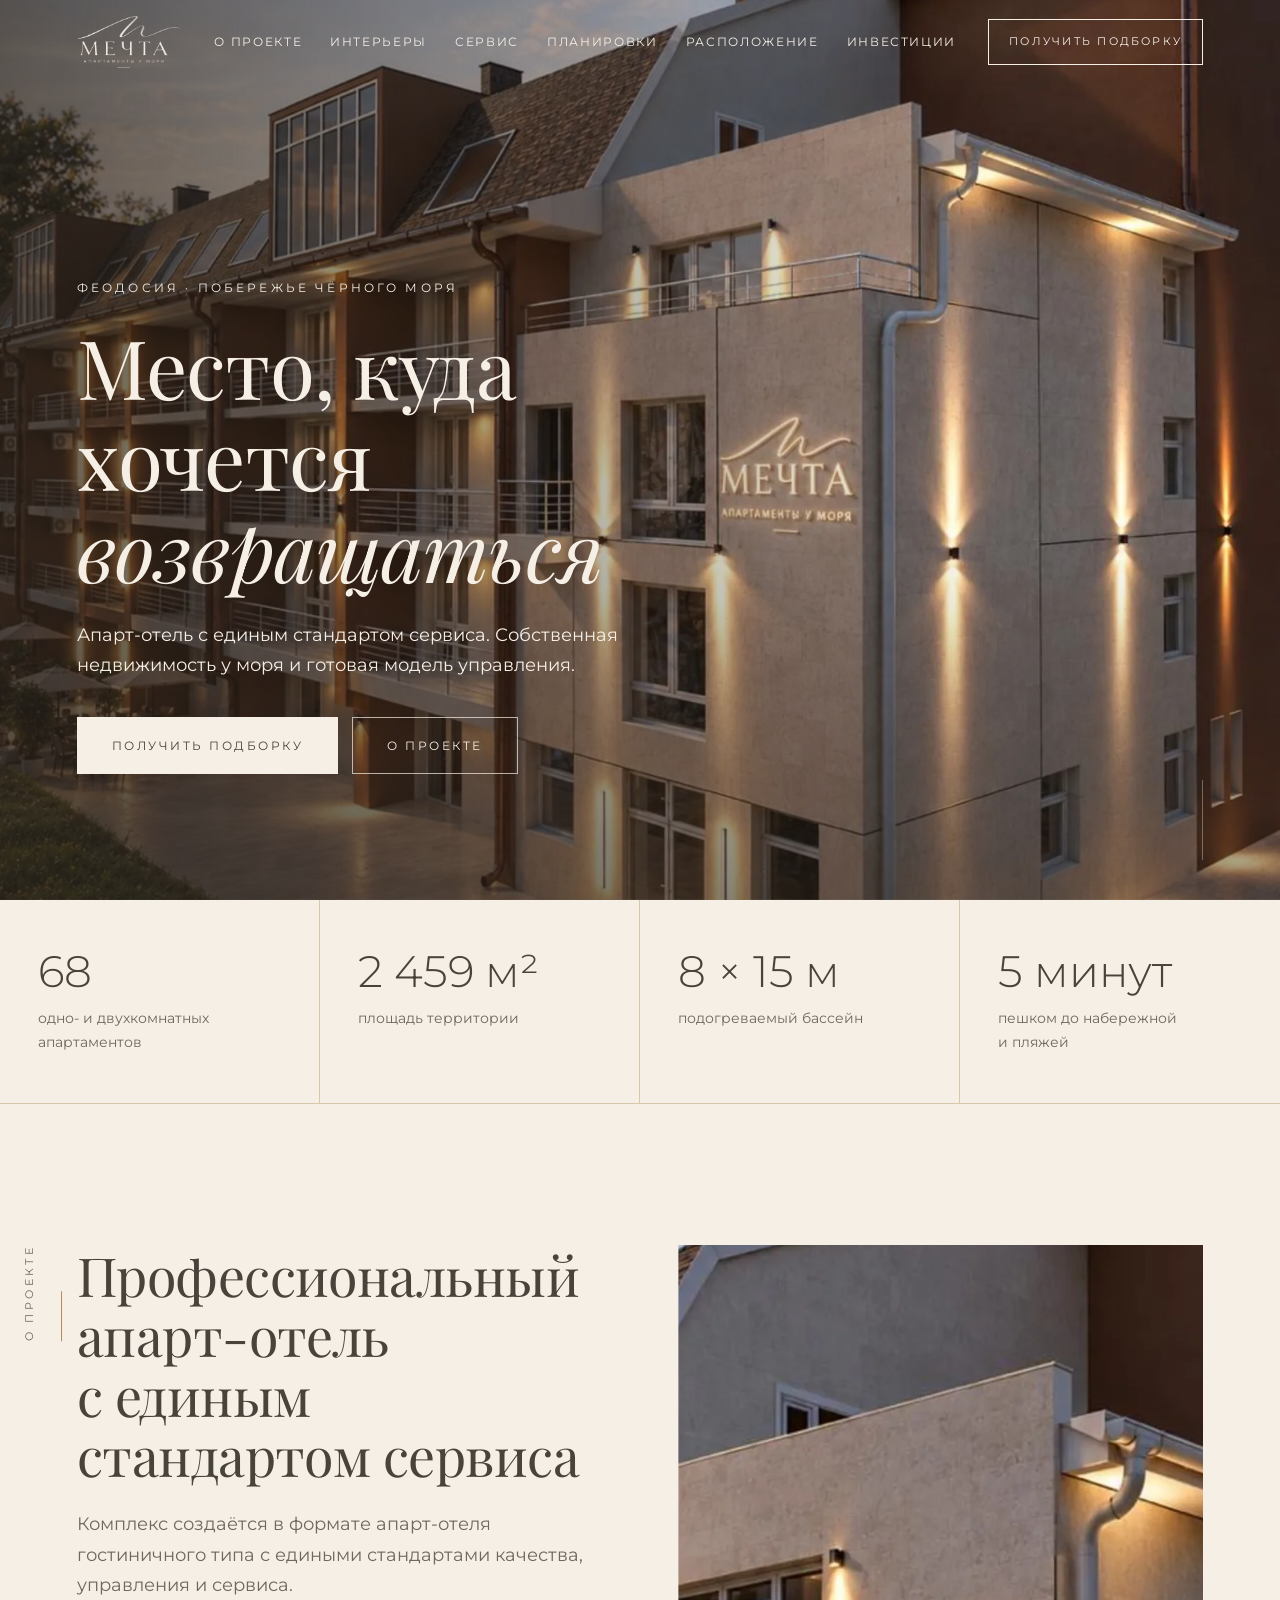
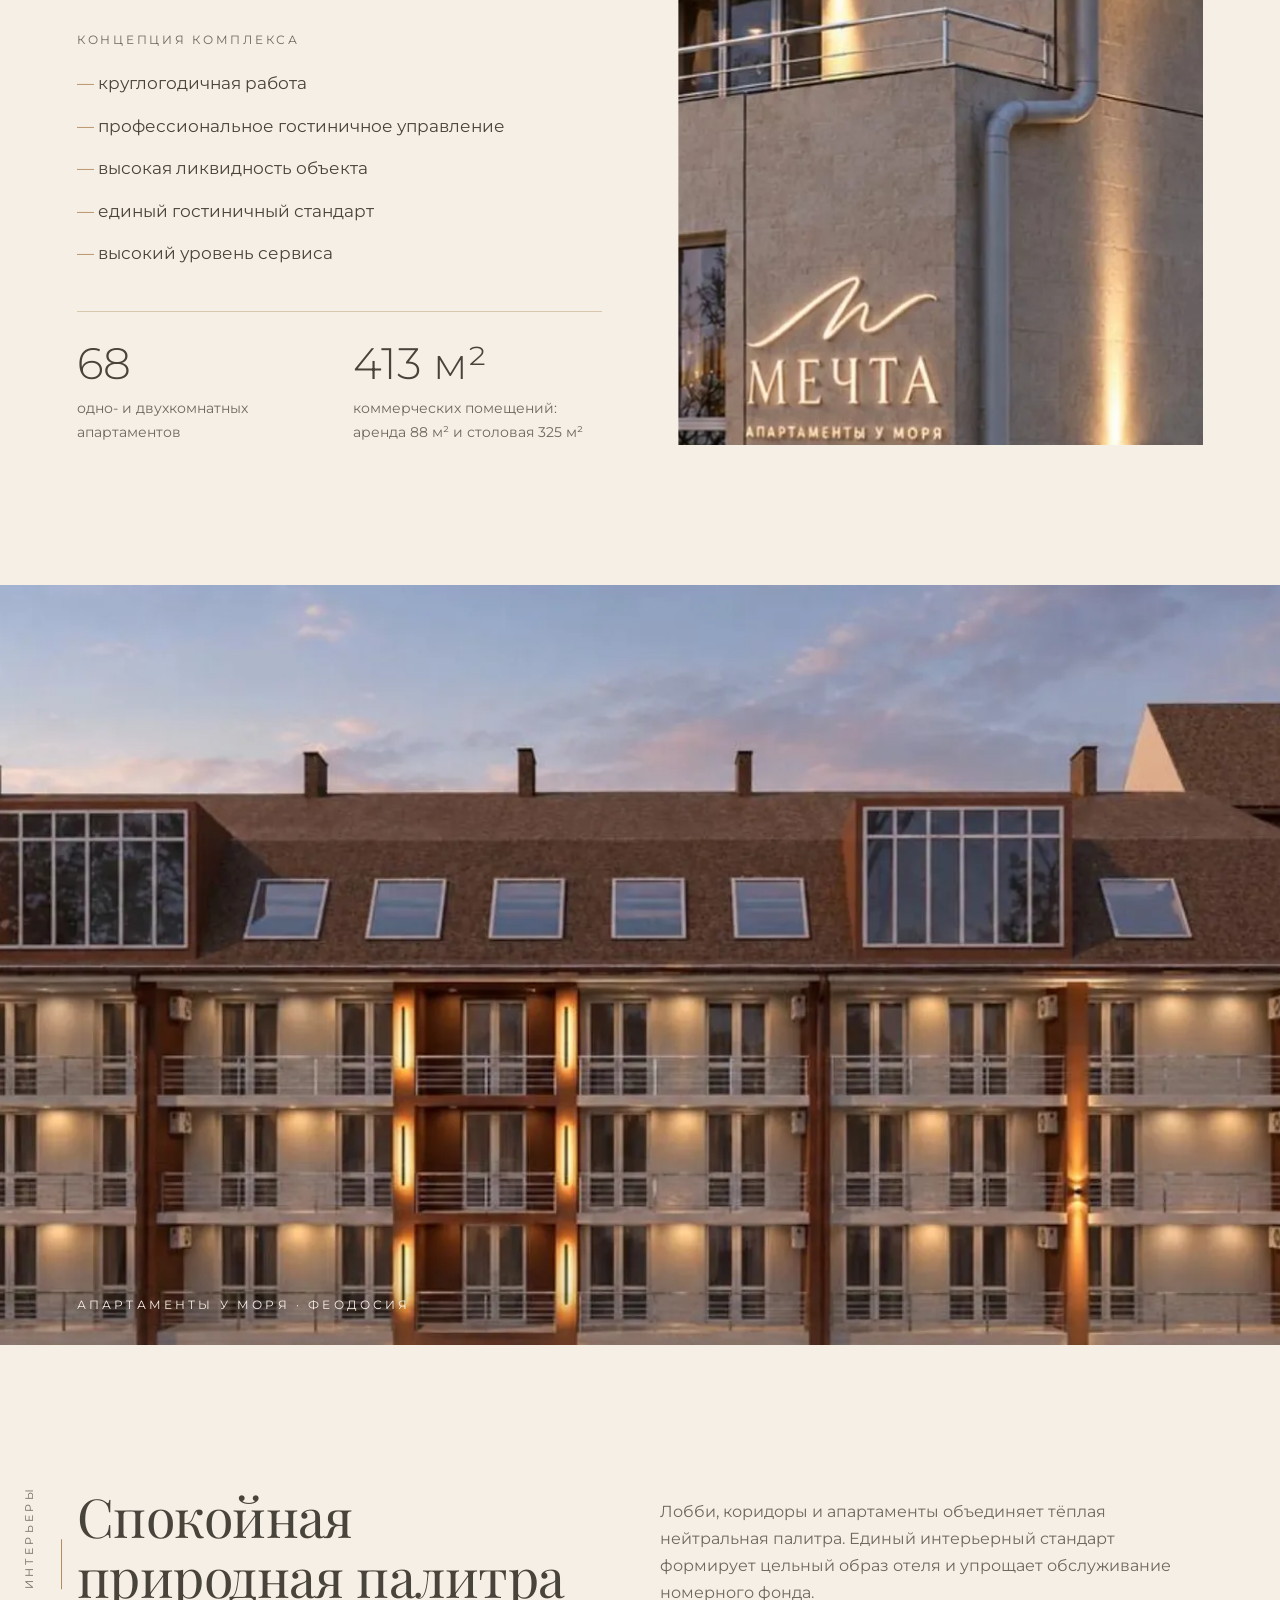
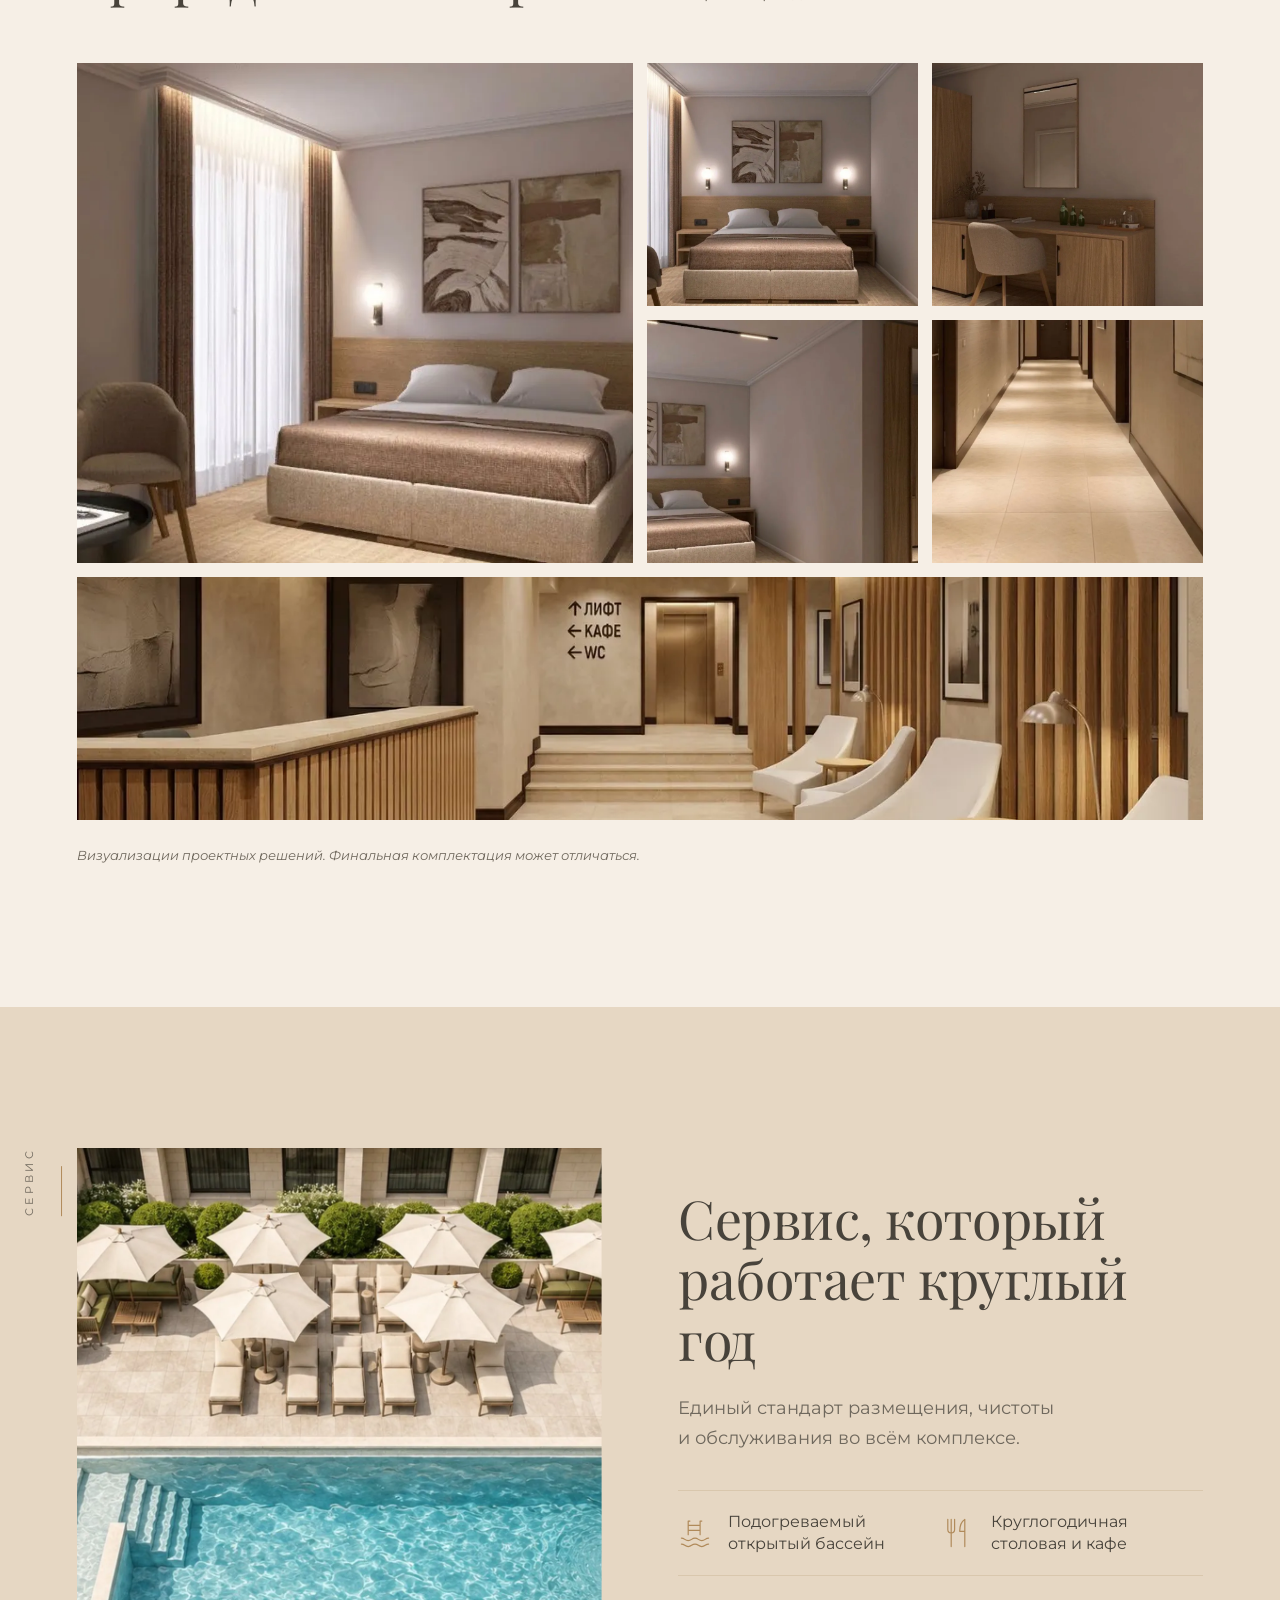
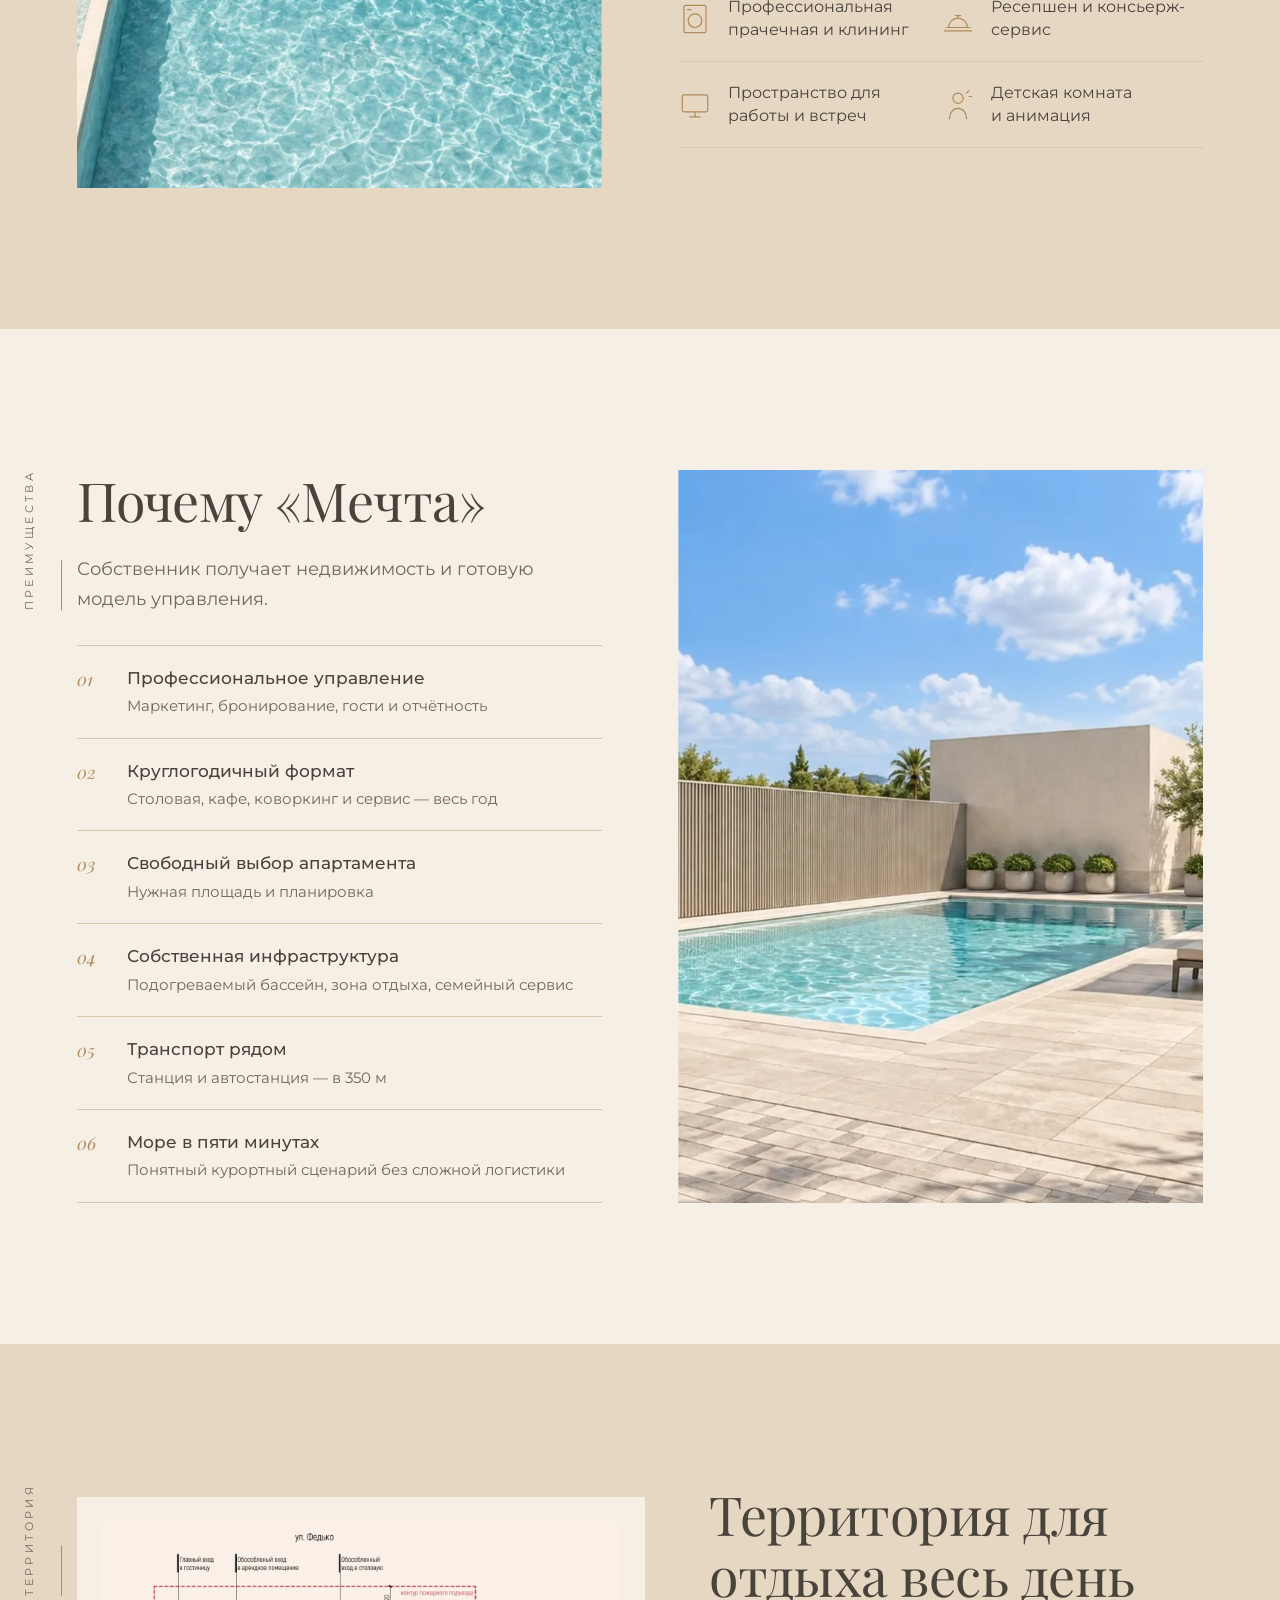
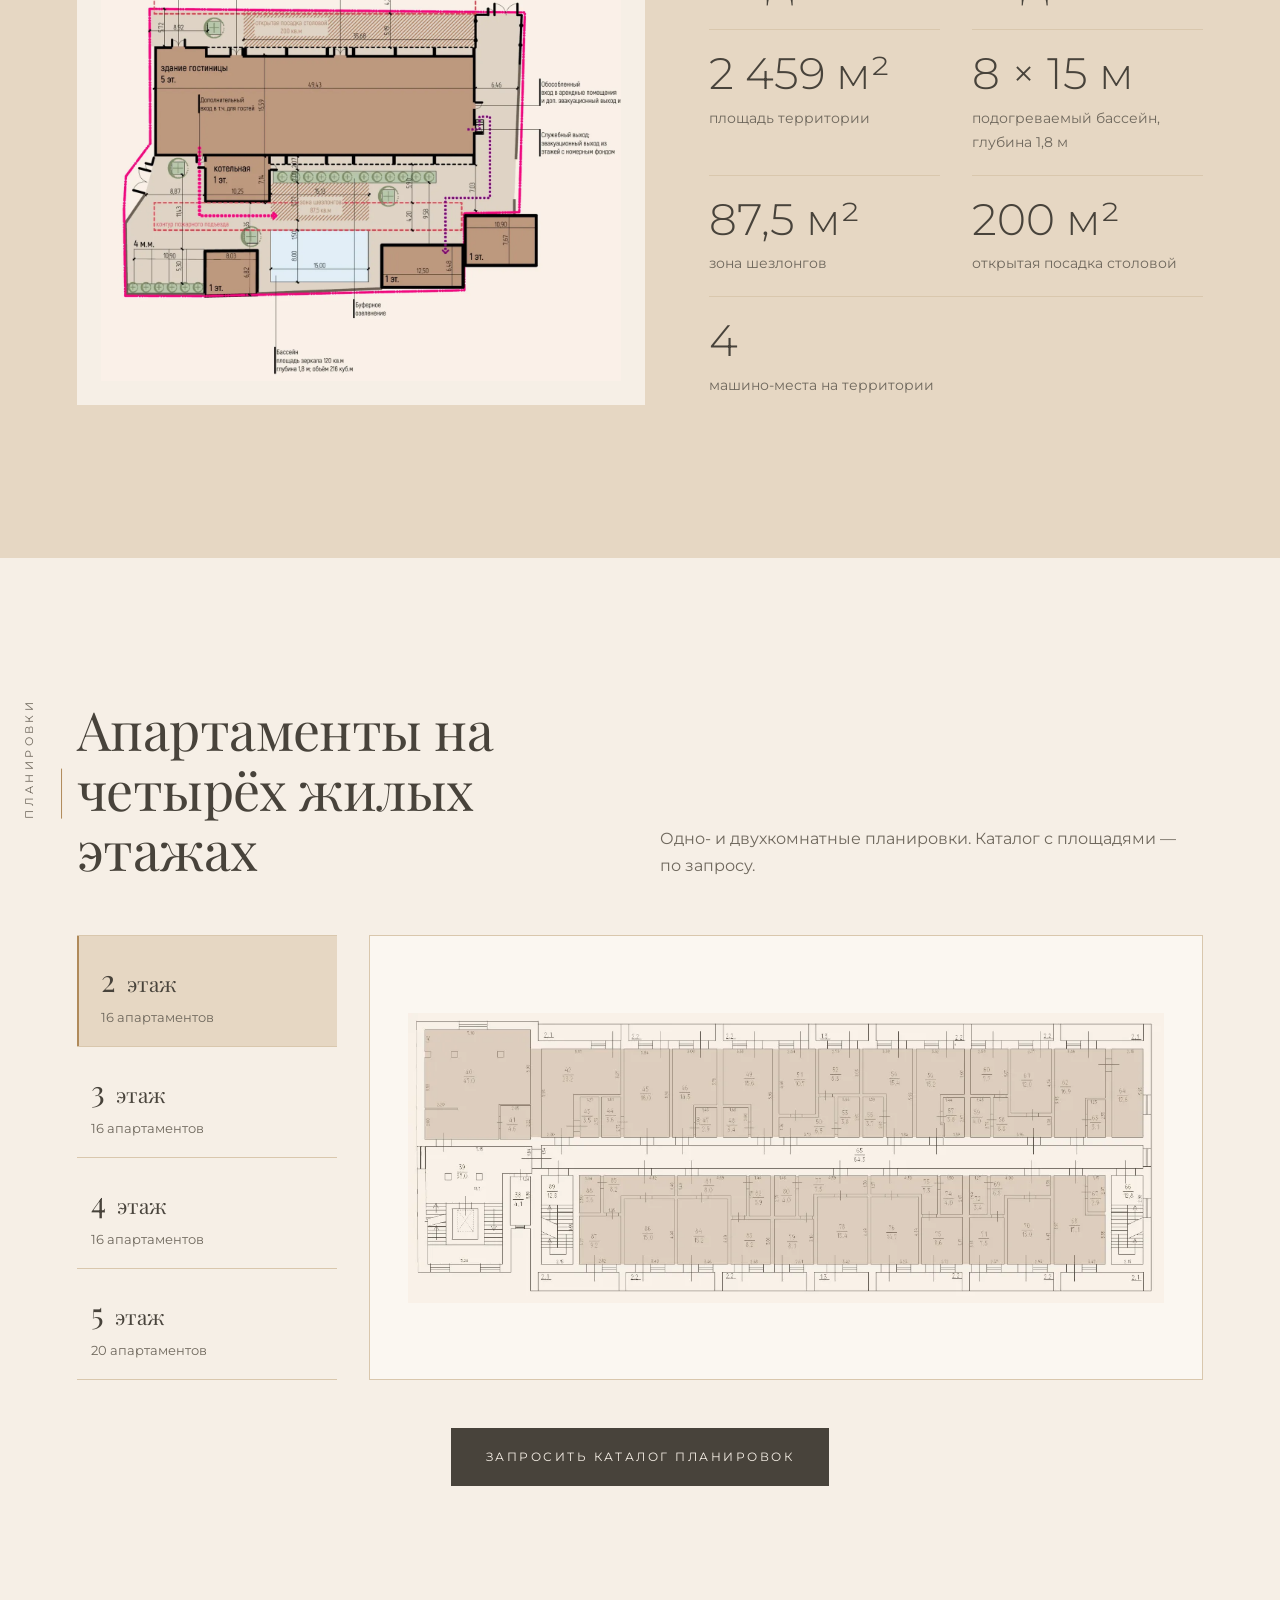
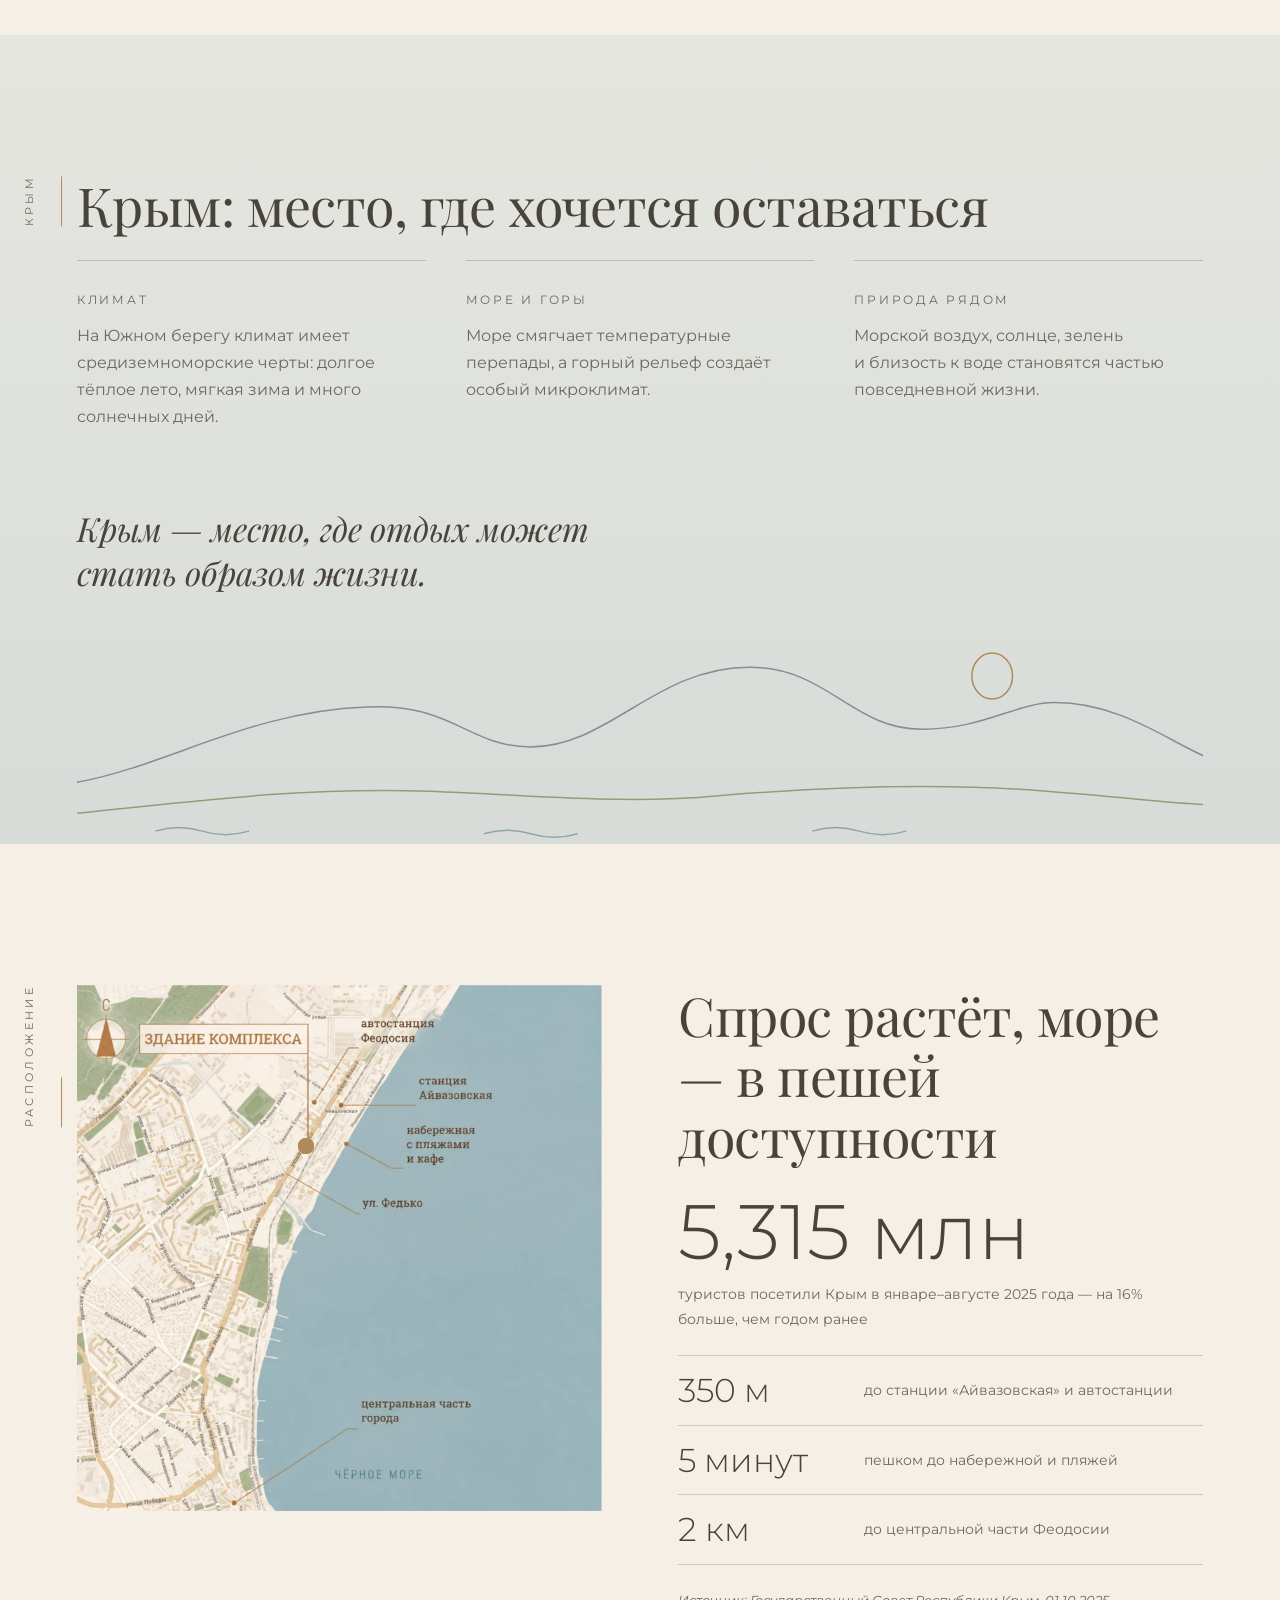
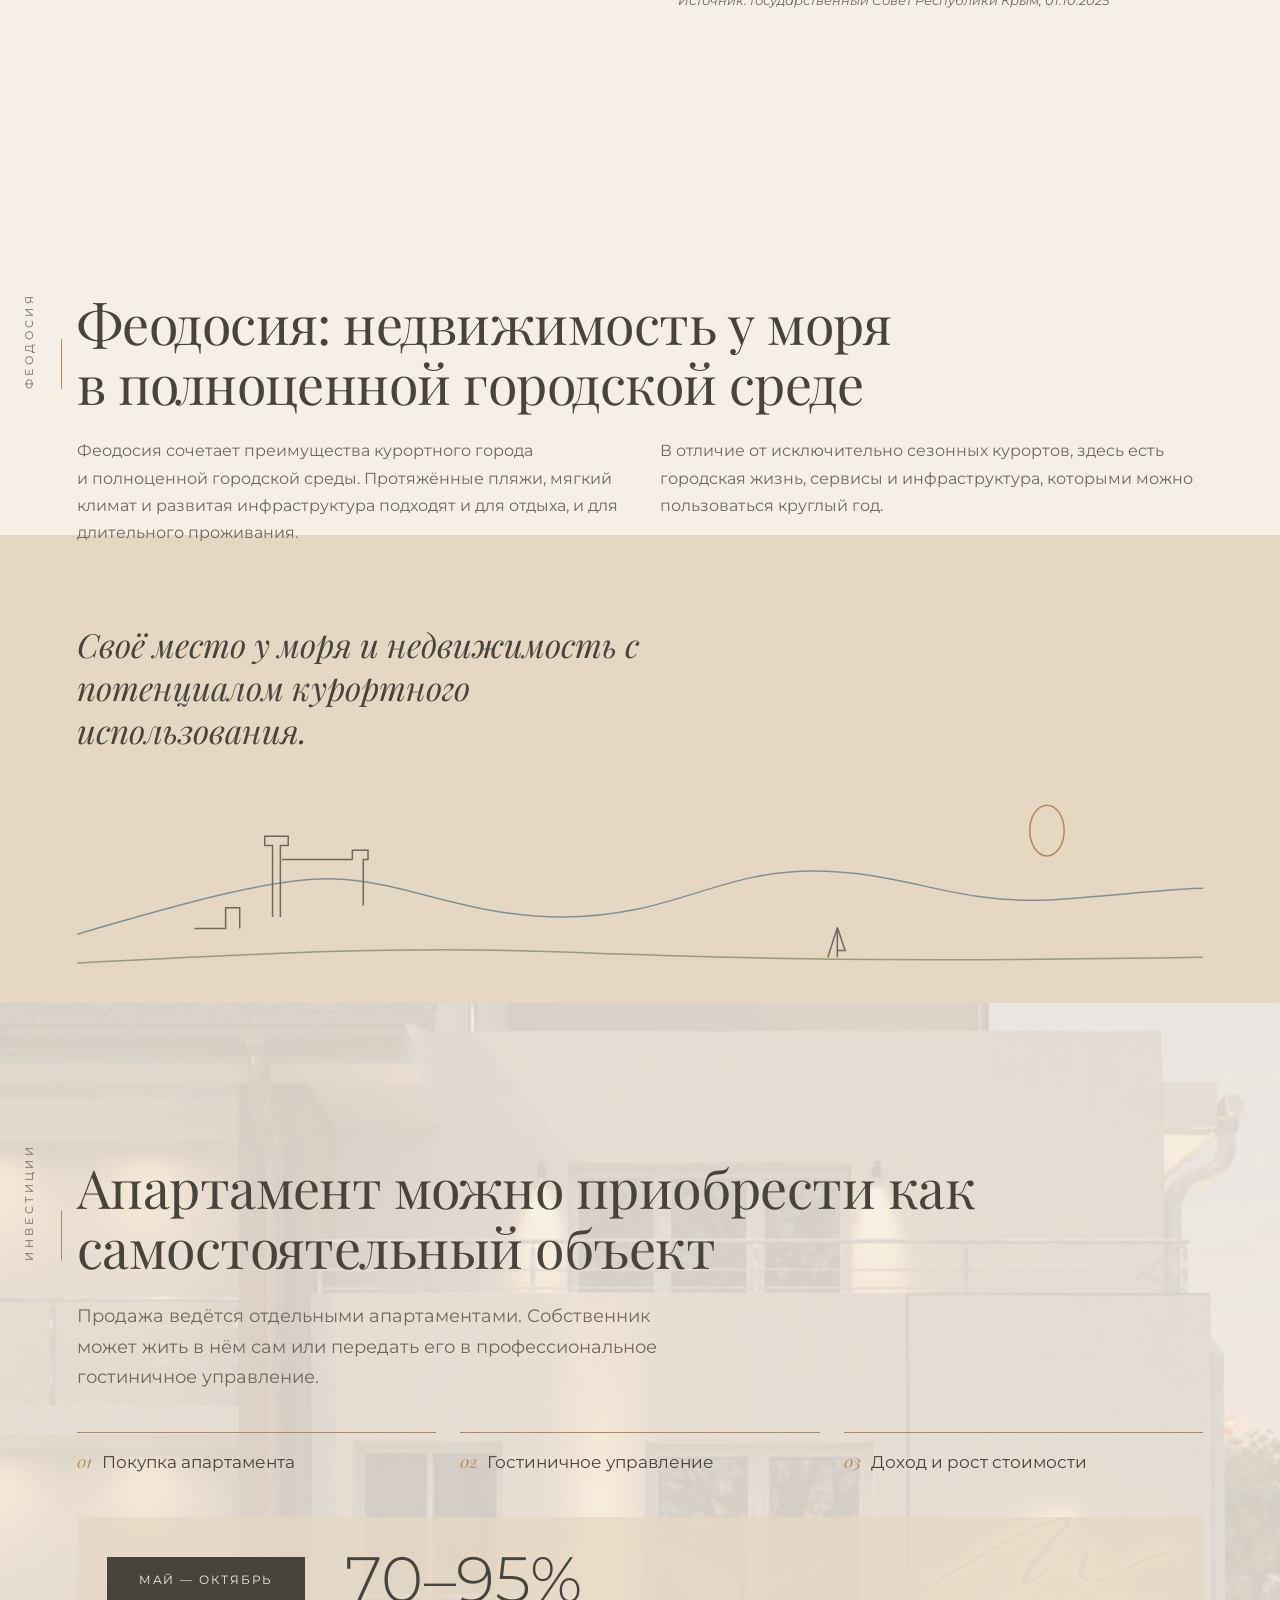
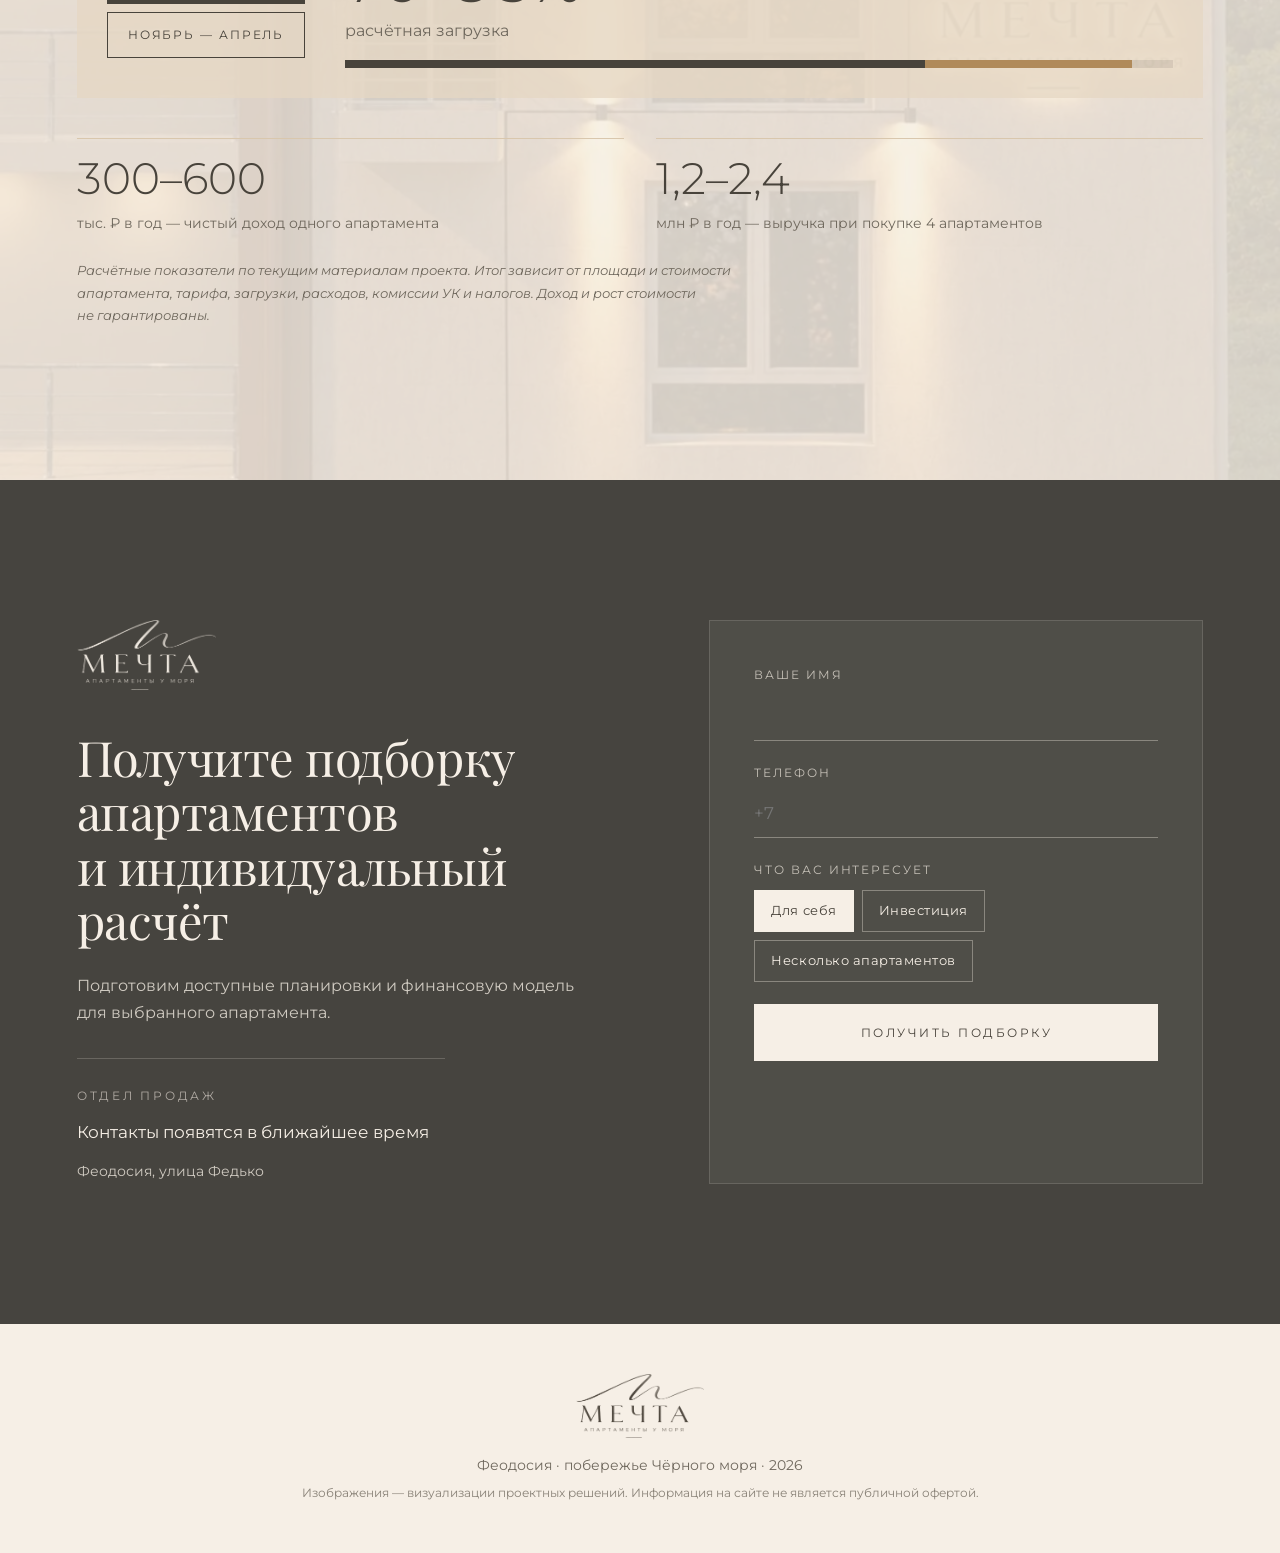
<file: mechta-v1/index.html>
<!doctype html>
<html lang="ru">
<head>
  <meta charset="utf-8">
  <meta name="viewport" content="width=device-width, initial-scale=1">
  <title>«Мечта» — апартаменты у моря в Феодосии</title>
  <meta name="description" content="Апарт-отель «Мечта» в Феодосии: 68 апартаментов, подогреваемый бассейн, профессиональное гостиничное управление. Море в пяти минутах.">
  <meta name="theme-color" content="#f6efe6">
  <link rel="icon" href="images/logo-dark.png">
  <link rel="preconnect" href="https://fonts.googleapis.com">
  <link rel="preconnect" href="https://fonts.gstatic.com" crossorigin>
  <link href="https://fonts.googleapis.com/css2?family=Playfair+Display:ital,wght@0,400;0,500;1,400&family=Montserrat:wght@300;400;500&display=swap" rel="stylesheet">
  <link rel="stylesheet" href="style.css">
</head>
<body>
  <header class="header" id="header">
    <a href="#top" class="header__logo" aria-label="Мечта — на главную">
      <img src="images/logo-light.png" alt="Мечта — апартаменты у моря" class="logo-light">
      <img src="images/logo-dark.png" alt="" class="logo-dark">
    </a>
    <nav class="nav" id="nav">
      <a href="#about">О проекте</a>
      <a href="#interiors">Интерьеры</a>
      <a href="#service">Сервис</a>
      <a href="#plans">Планировки</a>
      <a href="#location">Расположение</a>
      <a href="#invest">Инвестиции</a>
    </nav>
    <a href="#contact" class="btn btn--small header__cta">Получить подборку</a>
    <button class="burger" id="burger" aria-label="Меню" aria-expanded="false"><span></span><span></span></button>
  </header>

  <main id="top">
    <!-- 01 Главный экран -->
    <section class="hero">
      <div class="hero__media"><img src="images/facade-corner.webp" alt="Апарт-отель «Мечта» вечером"></div>
      <div class="hero__content">
        <p class="eyebrow">Феодосия · побережье Чёрного моря</p>
        <h1>Место, куда хочется <em>возвращаться</em></h1>
        <p class="hero__lead">Апарт-отель с единым стандартом сервиса. Собственная недвижимость у&nbsp;моря и&nbsp;готовая модель управления.</p>
        <div class="hero__actions">
          <a href="#contact" class="btn">Получить подборку</a>
          <a href="#about" class="btn btn--ghost">О проекте</a>
        </div>
      </div>
      <a href="#numbers" class="hero__scroll" aria-label="Листать вниз"><span></span></a>
    </section>

    <!-- Ключевые цифры -->
    <section class="numbers" id="numbers">
      <div class="num reveal"><strong data-count="68">68</strong><span>одно- и двухкомнатных апартаментов</span></div>
      <div class="num reveal"><strong><span data-count="2459" data-format="space">2 459</span> м²</strong><span>площадь территории</span></div>
      <div class="num reveal"><strong>8 × 15 м</strong><span>подогреваемый бассейн</span></div>
      <div class="num reveal"><strong><span data-count="5">5</span> минут</strong><span>пешком до набережной и&nbsp;пляжей</span></div>
    </section>

    <!-- 02 О проекте -->
    <section class="section split" id="about">
      <span class="side-label">О проекте</span>
      <div class="split__text">
        <h2 class="reveal">Профессиональный апарт-отель с&nbsp;единым стандартом сервиса</h2>
        <p class="lead reveal">Комплекс создаётся в формате апарт-отеля гостиничного типа с&nbsp;едиными стандартами качества, управления и&nbsp;сервиса.</p>
        <p class="caps reveal">Концепция комплекса</p>
        <ul class="dash-list reveal">
          <li>круглогодичная работа</li>
          <li>профессиональное гостиничное управление</li>
          <li>высокая ликвидность объекта</li>
          <li>единый гостиничный стандарт</li>
          <li>высокий уровень сервиса</li>
        </ul>
        <div class="facts reveal">
          <div><strong>68</strong><span>одно- и двухкомнатных апартаментов</span></div>
          <div><strong>413 м²</strong><span>коммерческих помещений: аренда 88&nbsp;м² и&nbsp;столовая 325&nbsp;м²</span></div>
        </div>
      </div>
      <div class="split__media">
        <div class="img-reveal parallax"><img src="images/facade-sign.webp" alt="Фасад с вывеской «Мечта»" loading="lazy"></div>
      </div>
    </section>

    <!-- Широкая картинка -->
    <section class="wide">
      <div class="wide__img parallax"><img src="images/facade-front.webp" alt="Главный фасад апарт-отеля" loading="lazy"></div>
      <p class="wide__quote">Апартаменты у моря · Феодосия</p>
    </section>

    <!-- 03 Интерьеры -->
    <section class="section" id="interiors">
      <span class="side-label">Интерьеры</span>
      <div class="head">
        <h2 class="reveal">Спокойная природная палитра</h2>
        <p class="reveal">Лобби, коридоры и&nbsp;апартаменты объединяет тёплая нейтральная палитра. Единый интерьерный стандарт формирует цельный образ отеля и&nbsp;упрощает обслуживание номерного фонда.</p>
      </div>
      <div class="gallery">
        <button class="g g--big" data-src="images/room-main.webp"><img src="images/room-main.webp" alt="Спальня в апартаменте" loading="lazy"></button>
        <button class="g" data-src="images/room-2.webp"><img src="images/room-2.webp" alt="Апартамент с двуспальной кроватью" loading="lazy"></button>
        <button class="g" data-src="images/room-desk.webp"><img src="images/room-desk.webp" alt="Рабочая зона в апартаменте" loading="lazy"></button>
        <button class="g" data-src="images/room-3.webp"><img src="images/room-3.webp" alt="Апартамент" loading="lazy"></button>
        <button class="g" data-src="images/corridor.webp"><img src="images/corridor.webp" alt="Коридор" loading="lazy"></button>
        <button class="g g--wide" data-src="images/lobby.webp"><img src="images/lobby.webp" alt="Лобби и ресепшен" loading="lazy"></button>
      </div>
      <p class="note">Визуализации проектных решений. Финальная комплектация может отличаться.</p>
    </section>

    <!-- 04 Сервис -->
    <section class="section split split--rev sand" id="service">
      <span class="side-label">Сервис</span>
      <div class="split__media">
        <div class="img-reveal tall parallax"><img src="images/pool-aerial.webp" alt="Подогреваемый бассейн и зона шезлонгов" loading="lazy"></div>
      </div>
      <div class="split__text">
        <h2 class="reveal">Сервис, который работает круглый год</h2>
        <p class="lead reveal">Единый стандарт размещения, чистоты и&nbsp;обслуживания во&nbsp;всём комплексе.</p>
        <div class="services">
          <div class="svc reveal"><svg viewBox="0 0 40 40"><path d="M4 26c4 0 4 3 8 3s4-3 8-3 4 3 8 3 4-3 8-3M4 33c4 0 4 3 8 3s4-3 8-3 4 3 8 3 4-3 8-3M12 22V6h2M26 22V6h2M12 11h14M12 17h14"/></svg>Подогреваемый открытый бассейн</div>
          <div class="svc reveal"><svg viewBox="0 0 40 40"><path d="M8 4v12a4 4 0 0 0 8 0V4M12 4v32M28 36V4c-5 3-6 9-6 14h6"/></svg>Круглогодичная столовая и&nbsp;кафе</div>
          <div class="svc reveal"><svg viewBox="0 0 40 40"><rect x="7" y="4" width="26" height="32" rx="2"/><circle cx="20" cy="22" r="8"/><path d="M11 9h4"/></svg>Профессиональная прачечная и&nbsp;клининг</div>
          <div class="svc reveal"><svg viewBox="0 0 40 40"><path d="M6 30h28M9 30a11 11 0 0 1 22 0M20 19v-3M17 16h6M4 34h32"/></svg>Ресепшен и&nbsp;консьерж-сервис</div>
          <div class="svc reveal"><svg viewBox="0 0 40 40"><rect x="5" y="8" width="30" height="20" rx="2"/><path d="M14 34h12M20 28v6"/></svg>Пространство для работы и&nbsp;встреч</div>
          <div class="svc reveal"><svg viewBox="0 0 40 40"><circle cx="20" cy="12" r="6"/><path d="M10 36c0-7 4-12 10-12s10 5 10 12M30 6l3-3M33 10h3"/></svg>Детская комната и&nbsp;анимация</div>
        </div>
      </div>
    </section>

    <!-- 05 Почему «Мечта» -->
    <section class="section split" id="why">
      <span class="side-label">Преимущества</span>
      <div class="split__text">
        <h2 class="reveal">Почему «Мечта»</h2>
        <p class="lead reveal">Собственник получает недвижимость и&nbsp;готовую модель управления.</p>
        <ol class="why">
          <li class="reveal"><i>01</i><div><b>Профессиональное управление</b><span>Маркетинг, бронирование, гости и&nbsp;отчётность</span></div></li>
          <li class="reveal"><i>02</i><div><b>Круглогодичный формат</b><span>Столовая, кафе, коворкинг и&nbsp;сервис — весь год</span></div></li>
          <li class="reveal"><i>03</i><div><b>Свободный выбор апартамента</b><span>Нужная площадь и&nbsp;планировка</span></div></li>
          <li class="reveal"><i>04</i><div><b>Собственная инфраструктура</b><span>Подогреваемый бассейн, зона отдыха, семейный сервис</span></div></li>
          <li class="reveal"><i>05</i><div><b>Транспорт рядом</b><span>Станция и&nbsp;автостанция — в&nbsp;350&nbsp;м</span></div></li>
          <li class="reveal"><i>06</i><div><b>Море в пяти минутах</b><span>Понятный курортный сценарий без сложной логистики</span></div></li>
        </ol>
      </div>
      <div class="split__media stack">
        <div class="img-reveal parallax"><img src="images/pool-side.webp" alt="Бассейн и зона отдыха" loading="lazy"></div>
      </div>
    </section>

    <!-- 06 Территория -->
    <section class="section territory sand" id="territory">
      <span class="side-label">Территория</span>
      <div class="territory__plan reveal">
        <img src="images/plan-territory.webp" alt="Генплан территории комплекса" loading="lazy">
      </div>
      <div class="territory__text">
        <h2 class="reveal">Территория для отдыха весь день</h2>
        <div class="tstats">
          <div class="reveal"><strong>2 459 м²</strong><span>площадь территории</span></div>
          <div class="reveal"><strong>8 × 15 м</strong><span>подогреваемый бассейн, глубина 1,8&nbsp;м</span></div>
          <div class="reveal"><strong>87,5 м²</strong><span>зона шезлонгов</span></div>
          <div class="reveal"><strong>200 м²</strong><span>открытая посадка столовой</span></div>
          <div class="reveal"><strong>4</strong><span>машино-места на территории</span></div>
        </div>
      </div>
    </section>

    <!-- 07 Планировки -->
    <section class="section" id="plans">
      <span class="side-label">Планировки</span>
      <div class="head">
        <h2 class="reveal">Апартаменты на четырёх жилых этажах</h2>
        <p class="reveal">Одно- и&nbsp;двухкомнатные планировки. Каталог с&nbsp;площадями — по&nbsp;запросу.</p>
      </div>
      <div class="floors">
        <div class="floors__tabs" role="tablist">
          <button class="ftab active" data-floor="2"><b>2</b> этаж<small>16 апартаментов</small></button>
          <button class="ftab" data-floor="3"><b>3</b> этаж<small>16 апартаментов</small></button>
          <button class="ftab" data-floor="4"><b>4</b> этаж<small>16 апартаментов</small></button>
          <button class="ftab" data-floor="5"><b>5</b> этаж<small>20 апартаментов</small></button>
        </div>
        <div class="floors__view">
          <img src="images/floor-2.webp" alt="Планировка 2 этажа" id="floor-img">
        </div>
      </div>
      <div class="center"><a href="#contact" class="btn">Запросить каталог планировок</a></div>
    </section>

    <!-- 08 Крым -->
    <section class="crimea" id="crimea">
      <span class="side-label">Крым</span>
      <div class="crimea__inner">
        <h2 class="reveal">Крым: место, где хочется оставаться</h2>
        <div class="cols">
          <div class="reveal"><p class="caps">Климат</p><p>На Южном берегу климат имеет средиземноморские черты: долгое тёплое лето, мягкая зима и&nbsp;много солнечных дней.</p></div>
          <div class="reveal"><p class="caps">Море и горы</p><p>Море смягчает температурные перепады, а&nbsp;горный рельеф создаёт особый микроклимат.</p></div>
          <div class="reveal"><p class="caps">Природа рядом</p><p>Морской воздух, солнце, зелень и&nbsp;близость к&nbsp;воде становятся частью повседневной жизни.</p></div>
        </div>
        <p class="quote reveal">Крым — место, где отдых может стать образом жизни.</p>
      </div>
      <svg class="landscape" viewBox="0 0 1440 260" preserveAspectRatio="none" aria-hidden="true">
        <circle class="sun" cx="1170" cy="70" r="26"/>
        <path class="line line--1" d="M0 190 C120 170 220 110 370 105 C480 100 500 150 580 150 C680 150 740 60 860 60 C960 60 990 130 1080 130 C1160 130 1200 100 1250 100 C1330 100 1390 140 1440 160"/>
        <path class="line line--2" d="M0 225 C160 210 300 195 450 200 C600 205 700 215 820 205 C960 195 1100 190 1240 200 C1330 206 1400 214 1440 215"/>
        <path class="wave" d="M100 245 q30 -8 60 0 t60 0 M520 248 q30 -8 60 0 t60 0 M940 245 q30 -8 60 0 t60 0"/>
      </svg>
    </section>

    <!-- 09 Расположение -->
    <section class="section split split--rev" id="location">
      <span class="side-label">Расположение</span>
      <div class="split__media">
        <div class="map reveal">
          <img src="images/map.webp" alt="Карта: здание комплекса на улице Федько, рядом станция Айвазовская, автостанция и набережная" loading="lazy">
          <span class="map__pin" aria-hidden="true"></span>
        </div>
      </div>
      <div class="split__text">
        <h2 class="reveal">Спрос растёт, море — в&nbsp;пешей доступности</h2>
        <div class="big-stat reveal">
          <strong><span data-count="5321" data-format="mln">5,321</span> млн</strong>
          <span>туристов посетили Крым в&nbsp;январе–августе 2025 года — на&nbsp;16% больше, чем годом ранее</span>
        </div>
        <div class="dist">
          <div class="reveal"><strong>350 м</strong><span>до станции «Айвазовская» и&nbsp;автостанции</span></div>
          <div class="reveal"><strong>5 минут</strong><span>пешком до набережной и&nbsp;пляжей</span></div>
          <div class="reveal"><strong>2 км</strong><span>до центральной части Феодосии</span></div>
        </div>
        <p class="note">Источник: Государственный Совет Республики Крым, 01.10.2025</p>
      </div>
    </section>

    <!-- 10 Феодосия -->
    <section class="feodosia sand">
      <span class="side-label">Феодосия</span>
      <div class="feodosia__inner">
        <h2 class="reveal">Феодосия: недвижимость у моря в&nbsp;полноценной городской среде</h2>
        <div class="cols cols--2">
          <p class="reveal">Феодосия сочетает преимущества курортного города и&nbsp;полноценной городской среды. Протяжённые пляжи, мягкий климат и&nbsp;развитая инфраструктура подходят и&nbsp;для отдыха, и&nbsp;для длительного проживания.</p>
          <p class="reveal">В отличие от исключительно сезонных курортов, здесь есть городская жизнь, сервисы и&nbsp;инфраструктура, которыми можно пользоваться круглый год.</p>
        </div>
        <p class="quote reveal">Своё место у моря и недвижимость с потенциалом курортного использования.</p>
      </div>
      <svg class="landscape" viewBox="0 0 1440 200" preserveAspectRatio="none" aria-hidden="true">
        <circle class="sun" cx="1240" cy="50" r="22"/>
        <path class="line line--1" d="M0 140 C150 110 260 90 330 92 C420 94 500 125 620 125 C760 125 820 85 940 85 C1060 85 1120 115 1250 110 C1340 106 1400 100 1440 100"/>
        <path class="line line--3" d="M150 135 h40 v-18 h18 v18 M250 125 v-62 h-10 v-8 h30 v8 h-10 v62 M262 75 h90 M352 75 v-8 h20 v8 h-6 v40"/>
        <path class="line line--2" d="M0 165 C200 158 400 150 600 155 C800 160 1000 165 1440 160"/>
        <path class="line line--3" d="M960 160 l12 -26 v26 M972 134 l10 20 h-10"/>
      </svg>
    </section>

    <!-- 11 Инвестиции -->
    <section class="invest" id="invest">
      <div class="invest__bg parallax"><img src="images/facade-night.webp" alt="" loading="lazy"></div>
      <span class="side-label">Инвестиции</span>
      <div class="invest__inner">
        <h2 class="reveal">Апартамент можно приобрести как самостоятельный объект</h2>
        <p class="lead reveal">Продажа ведётся отдельными апартаментами. Собственник может жить в&nbsp;нём сам или передать его в&nbsp;профессиональное гостиничное управление.</p>
        <div class="steps">
          <div class="reveal"><i>01</i>Покупка апартамента</div>
          <div class="reveal"><i>02</i>Гостиничное управление</div>
          <div class="reveal"><i>03</i>Доход и рост стоимости</div>
        </div>

        <div class="season reveal">
          <div class="season__toggle" role="tablist">
            <button class="stab active" data-season="high">Май — октябрь</button>
            <button class="stab" data-season="low">Ноябрь — апрель</button>
          </div>
          <div class="season__body">
            <strong id="season-val">70–95%</strong>
            <span>расчётная загрузка</span>
            <div class="season__bar"><i id="season-from"></i><i id="season-to"></i></div>
          </div>
        </div>

        <div class="money">
          <div class="reveal"><strong>300–600</strong><span>тыс. ₽ в год — чистый доход одного апартамента</span></div>
          <div class="reveal"><strong>1,2–2,4</strong><span>млн ₽ в год — выручка при покупке 4&nbsp;апартаментов</span></div>
        </div>
        <p class="note">Расчётные показатели по текущим материалам проекта. Итог зависит от площади и&nbsp;стоимости апартамента, тарифа, загрузки, расходов, комиссии УК и&nbsp;налогов. Доход и&nbsp;рост стоимости не&nbsp;гарантированы.</p>
      </div>
    </section>

    <!-- 12 Контакты -->
    <section class="contact" id="contact">
      <div class="contact__text">
        <img src="images/logo-light.png" alt="Мечта — апартаменты у моря" class="contact__logo">
        <h2>Получите подборку апартаментов и&nbsp;индивидуальный расчёт</h2>
        <p>Подготовим доступные планировки и&nbsp;финансовую модель для выбранного апартамента.</p>
        <p class="caps">Отдел продаж</p>
        <ul class="contacts" id="contacts"></ul>
        <p class="addr">Феодосия, улица Федько</p>
      </div>
      <form class="form" id="form" novalidate>
        <label>Ваше имя<input name="name" required autocomplete="name"></label>
        <label>Телефон<input name="phone" type="tel" required autocomplete="tel" placeholder="+7"></label>
        <fieldset>
          <legend>Что вас интересует</legend>
          <label class="chip"><input type="radio" name="goal" value="Апартамент для себя" checked><span>Для себя</span></label>
          <label class="chip"><input type="radio" name="goal" value="Инвестиция"><span>Инвестиция</span></label>
          <label class="chip"><input type="radio" name="goal" value="Несколько апартаментов"><span>Несколько апартаментов</span></label>
        </fieldset>
        <button class="btn btn--light" type="submit">Получить подборку</button>
        <p class="form__msg" id="form-msg" role="status"></p>
      </form>
    </section>
  </main>

  <footer class="footer">
    <img src="images/logo-dark.png" alt="Мечта — апартаменты у моря" class="footer__logo">
    <p>Феодосия · побережье Чёрного моря · 2026</p>
    <p class="footer__small">Изображения — визуализации проектных решений. Информация на сайте не является публичной офертой.</p>
  </footer>

  <div class="lightbox" id="lightbox" hidden>
    <button class="lightbox__close" id="lb-close" aria-label="Закрыть">✕</button>
    <button class="lightbox__nav lightbox__prev" id="lb-prev" aria-label="Предыдущее фото">‹</button>
    <img id="lb-img" alt="">
    <button class="lightbox__nav lightbox__next" id="lb-next" aria-label="Следующее фото">›</button>
  </div>

  <script src="script.js"></script>
</body>
</html>
</file>
<file: mechta-v1/style.css>
:root {
  --cream: #f6efe6;
  --sand: #e6d7c3;
  --ink: #48433b;
  --ink-soft: #6f685d;
  --gold: #b08a5a;
  --line: #d9c7ad;
  --dark: #46443f;
  --serif: "Playfair Display", Georgia, serif;
  --sans: "Montserrat", system-ui, -apple-system, "Segoe UI", sans-serif;
  --pad: clamp(16px, 6vw, 96px);
  --ease: cubic-bezier(.2, .7, .2, 1);
}

* { box-sizing: border-box; margin: 0; padding: 0; }
html { scroll-behavior: smooth; }
html, body { overflow-x: clip; }
body { background: var(--cream); color: var(--ink); font-family: var(--sans); font-weight: 400; font-size: 16px; line-height: 1.7; }
img { display: block; max-width: 100%; }
a { color: inherit; text-decoration: none; }
button { font: inherit; color: inherit; }
h1, h2 { font-family: var(--serif); font-weight: 400; line-height: 1.12; letter-spacing: -.01em; }
h2 { font-size: clamp(2rem, 4.2vw, 3.5rem); margin-bottom: 24px; }
em { font-style: italic; }
.caps { font-size: .78rem; letter-spacing: .22em; text-transform: uppercase; color: var(--ink-soft); margin: 28px 0 12px; }
.lead { font-size: 1.12rem; color: var(--ink-soft); max-width: 52ch; }
.note { font-size: .82rem; font-style: italic; color: var(--ink-soft); margin-top: 24px; max-width: 80ch; }
.center { text-align: center; margin-top: 48px; }

/* Кнопки */
.btn {
  display: inline-block; padding: 17px 34px; border: 1px solid var(--ink); background: var(--ink); color: var(--cream);
  font-size: .78rem; letter-spacing: .2em; text-transform: uppercase; cursor: pointer;
  position: relative; overflow: hidden; transition: color .4s var(--ease);
}
.btn::before { content: ""; position: absolute; inset: 0; background: var(--gold); transform: translateX(-101%); transition: transform .5s var(--ease); z-index: -1; }
.btn { z-index: 0; }
.btn:hover::before { transform: none; }
.btn:hover { border-color: var(--gold); }
.btn--ghost { background: transparent; color: var(--cream); border-color: rgba(246, 239, 230, .7); }
.btn--light { background: var(--cream); color: var(--ink); border-color: var(--cream); }
.btn--light:hover { color: var(--cream); }
.btn--small { padding: 12px 20px; font-size: .7rem; }

/* Шапка */
.header {
  position: fixed; inset: 0 0 auto; z-index: 50; height: 84px;
  display: flex; align-items: center; gap: 32px; padding: 0 var(--pad);
  color: var(--cream); transition: background .4s, color .4s, height .4s, box-shadow .4s;
}
.header__logo { height: 52px; flex: none; position: relative; }
.header__logo img { height: 100%; width: auto; transition: opacity .4s; }
.logo-dark { position: absolute; inset: 0; opacity: 0; }
.nav { display: flex; gap: 28px; margin-left: auto; font-size: .74rem; letter-spacing: .14em; text-transform: uppercase; }
.nav a { position: relative; padding: 6px 0; }
.nav a::after { content: ""; position: absolute; left: 0; right: 0; bottom: 0; height: 1px; background: currentColor; transform: scaleX(0); transform-origin: right; transition: transform .4s var(--ease); }
.nav a:hover::after { transform: scaleX(1); transform-origin: left; }
.header__cta { background: transparent; border-color: currentColor; color: inherit; }
.header__cta:hover { color: var(--cream); }
.header.scrolled { background: rgba(246, 239, 230, .94); backdrop-filter: blur(10px); color: var(--ink); height: 70px; box-shadow: 0 1px 0 var(--line); }
.header.scrolled .logo-light { opacity: 0; }
.header.scrolled .logo-dark { opacity: 1; }
.burger { display: none; margin-left: auto; width: 44px; height: 44px; background: none; border: 0; position: relative; cursor: pointer; color: inherit; }
.burger span { position: absolute; left: 10px; right: 10px; height: 1px; background: currentColor; transition: transform .3s; }
.burger span:first-child { top: 18px; } .burger span:last-child { top: 26px; }
.burger[aria-expanded="true"] span:first-child { transform: translateY(4px) rotate(45deg); }
.burger[aria-expanded="true"] span:last-child { transform: translateY(-4px) rotate(-45deg); }

/* Главный экран */
.hero { position: relative; height: 100svh; min-height: 620px; color: var(--cream); display: flex; align-items: flex-end; overflow: hidden; }
.hero__media { position: absolute; inset: 0; }
.hero__media img { width: 100%; height: 100%; object-fit: cover; object-position: 60% 50%; animation: kenburns 22s ease-out forwards; }
.hero__media::after { content: ""; position: absolute; inset: 0; background: linear-gradient(90deg, rgba(40, 34, 28, .72) 0%, rgba(40, 34, 28, .35) 45%, rgba(40, 34, 28, 0) 75%), linear-gradient(0deg, rgba(40, 34, 28, .45), transparent 40%); }
@keyframes kenburns { from { transform: scale(1.15); } to { transform: scale(1); } }
.hero__content { position: relative; padding: 0 var(--pad) clamp(70px, 14vh, 140px); max-width: 900px; }
.eyebrow { font-size: .76rem; letter-spacing: .26em; text-transform: uppercase; margin-bottom: 22px; opacity: .9; }
.hero h1 { font-size: clamp(2.6rem, 6.4vw, 5.6rem); }
.hero__lead { font-size: clamp(1rem, 1.4vw, 1.15rem); max-width: 46ch; margin-top: 24px; opacity: .92; }
.hero__actions { display: flex; flex-wrap: wrap; gap: 14px; margin-top: 36px; }
.hero .btn:not(.btn--ghost) { background: var(--cream); color: var(--ink); border-color: var(--cream); }
.hero .btn:not(.btn--ghost):hover { color: var(--cream); }
.hero__content > * { opacity: 0; transform: translateY(30px); animation: up 1.1s var(--ease) forwards; }
.hero__content > :nth-child(2) { animation-delay: .15s; }
.hero__content > :nth-child(3) { animation-delay: .3s; }
.hero__content > :nth-child(4) { animation-delay: .45s; }
@keyframes up { to { opacity: 1; transform: none; } }
.hero__scroll { position: absolute; right: var(--pad); bottom: 40px; width: 1px; height: 80px; background: rgba(246, 239, 230, .35); overflow: hidden; }
.hero__scroll span { position: absolute; left: 0; top: -40%; width: 1px; height: 40%; background: var(--cream); animation: drip 2.2s ease-in-out infinite; }
@keyframes drip { to { top: 100%; } }

/* Цифры */
.numbers { display: grid; grid-template-columns: repeat(4, 1fr); border-bottom: 1px solid var(--line); }
.num { padding: 48px clamp(16px, 3vw, 40px); border-right: 1px solid var(--line); }
.num:last-child { border-right: 0; }
.num strong { display: block; font-family: var(--sans); font-weight: 300; font-size: clamp(1.9rem, 3.4vw, 3rem); line-height: 1.1; white-space: nowrap; }
.num > span { display: block; margin-top: 10px; font-size: .9rem; color: var(--ink-soft); }

/* Секции */
.section { position: relative; padding: clamp(80px, 11vw, 150px) var(--pad); }
.sand { background: var(--sand); }
.side-label {
  position: absolute; left: clamp(6px, 1.6vw, 30px); top: clamp(80px, 11vw, 150px);
  writing-mode: vertical-rl; transform: rotate(180deg);
  font-size: .7rem; letter-spacing: .3em; text-transform: uppercase; color: var(--ink-soft);
}
.side-label::after { content: ""; display: block; width: 1px; height: 50px; background: var(--gold); margin: 0 auto; margin-block-start: 22px; }
.split { display: grid; grid-template-columns: 1fr 1fr; gap: clamp(32px, 6vw, 96px); align-items: center; }
.split--rev .split__media { order: -1; }
.split__text { max-width: 620px; }
.split__media { align-self: stretch; }
.img-reveal { position: relative; overflow: hidden; height: 100%; min-height: 420px; }
.img-reveal img { position: absolute; inset: -8% 0; width: 100%; height: 116%; object-fit: cover; transform: translateY(var(--py, 0)); clip-path: inset(0 0 100% 0); transition: clip-path 1.4s var(--ease); }
.img-reveal.visible img { clip-path: inset(0 0 0 0); }
.img-reveal.tall { min-height: 640px; }
.dash-list { list-style: none; }
.dash-list li { padding: 7px 0; font-size: 1.05rem; }
.dash-list li::before { content: "— "; color: var(--gold); }
.facts { display: grid; grid-template-columns: 1fr 1fr; gap: 28px; margin-top: 36px; padding-top: 28px; border-top: 1px solid var(--line); }
.facts strong, .tstats strong, .dist strong, .money strong, .big-stat strong { display: block; font-weight: 300; font-size: clamp(2rem, 3.4vw, 2.8rem); line-height: 1.1; }
.facts span, .tstats span, .dist span, .money span, .big-stat > span { display: block; margin-top: 8px; font-size: .9rem; color: var(--ink-soft); }

/* Широкая картинка */
.wide { position: relative; height: clamp(320px, 62vw, 760px); overflow: hidden; }
.wide__img { position: absolute; inset: -10% 0; }
.wide__img img { width: 100%; height: 100%; object-fit: cover; transform: translateY(var(--py, 0)); }
.wide__quote { position: absolute; left: var(--pad); bottom: 30px; color: var(--cream); font-size: .76rem; letter-spacing: .26em; text-transform: uppercase; text-shadow: 0 1px 10px rgba(0,0,0,.4); }

/* Заголовок блока */
.head { display: grid; grid-template-columns: 1fr 1fr; gap: 40px; align-items: end; margin-bottom: 56px; }
.head h2 { margin: 0; }
.head p { color: var(--ink-soft); max-width: 56ch; }

/* Галерея */
.gallery { display: grid; grid-template-columns: repeat(4, 1fr); grid-auto-rows: clamp(160px, 19vw, 280px); gap: 14px; }
.g { border: 0; padding: 0; overflow: hidden; cursor: zoom-in; position: relative; background: var(--sand); }
.g img { width: 100%; height: 100%; object-fit: cover; transition: transform 1.2s var(--ease); }
.g:hover img { transform: scale(1.06); }
.g::after { content: "+"; position: absolute; right: 14px; bottom: 10px; color: var(--cream); font-size: 1.6rem; font-weight: 300; opacity: 0; transition: opacity .4s; }
.g:hover::after { opacity: 1; }
.g--big { grid-column: span 2; grid-row: span 2; }
.g--wide { grid-column: span 4; }

/* Сервис */
.services { display: grid; grid-template-columns: 1fr 1fr; margin-top: 36px; border-top: 1px solid var(--line); }
.svc { display: flex; align-items: center; gap: 16px; padding: 20px 12px 20px 0; border-bottom: 1px solid var(--line); font-size: 1rem; line-height: 1.4; }
.svc svg { width: 34px; height: 34px; flex: none; fill: none; stroke: var(--gold); stroke-width: 1.4; stroke-linecap: round; stroke-linejoin: round; }

/* Почему */
.why { list-style: none; margin-top: 30px; border-top: 1px solid var(--line); }
.why li { display: flex; gap: 22px; padding: 18px 0; border-bottom: 1px solid var(--line); transition: padding .4s var(--ease); }
.why li:hover { padding-left: 10px; }
.why i { font-family: var(--serif); font-size: 1.1rem; color: var(--gold); min-width: 28px; }
.why b { display: block; font-weight: 500; font-size: 1.05rem; }
.why span { color: var(--ink-soft); font-size: .93rem; }

/* Территория */
.territory { display: grid; grid-template-columns: 1.15fr 1fr; gap: clamp(32px, 5vw, 80px); align-items: center; }
.territory__plan { background: var(--cream); padding: clamp(10px, 2vw, 24px); }
.tstats { display: grid; grid-template-columns: 1fr 1fr; gap: 0 32px; }
.tstats div { padding: 20px 0; border-top: 1px solid var(--line); }
.tstats div:last-child { grid-column: span 2; }

/* Планировки */
.floors { display: grid; grid-template-columns: 260px 1fr; gap: 32px; align-items: stretch; }
.floors__tabs { display: flex; flex-direction: column; border-top: 1px solid var(--line); }
.ftab { text-align: left; background: none; border: 0; border-bottom: 1px solid var(--line); padding: 18px 0 18px 14px; cursor: pointer; font-family: var(--serif); font-size: 1.3rem; position: relative; transition: background .3s, padding .3s; }
.ftab b { font-weight: 400; font-size: 1.9rem; margin-right: 6px; }
.ftab small { display: block; font-family: var(--sans); font-size: .82rem; color: var(--ink-soft); }
.ftab::before { content: ""; position: absolute; left: 0; top: 0; bottom: 0; width: 2px; background: var(--gold); transform: scaleY(0); transition: transform .4s var(--ease); }
.ftab.active { background: var(--sand); padding-left: 24px; }
.ftab.active::before { transform: none; }
.floors__view { background: #fbf7f1; border: 1px solid var(--line); display: grid; place-items: center; padding: clamp(14px, 3vw, 40px); min-height: 320px; }
.floors__view img { width: 100%; transition: opacity .35s, transform .5s var(--ease); }
.floors__view img.swap { opacity: 0; transform: translateX(20px); }

/* Крым / Феодосия */
.crimea { position: relative; background: linear-gradient(180deg, #e6e6e0 0%, #d7dcd8 100%); padding: clamp(80px, 11vw, 150px) var(--pad) 0; }
.crimea__inner, .feodosia__inner { max-width: 1200px; }
.cols { display: grid; grid-template-columns: repeat(3, 1fr); gap: 40px; margin-top: 20px; }
.cols > div { border-top: 1px solid rgba(72, 67, 59, .25); }
.cols--2 { grid-template-columns: 1fr 1fr; }
.cols p:not(.caps) { color: var(--ink-soft); }
.quote { font-family: var(--serif); font-style: italic; font-size: clamp(1.4rem, 2.6vw, 2.2rem); line-height: 1.3; margin-top: clamp(40px, 6vw, 80px); max-width: 30ch; }
.landscape { display: block; width: 100%; height: clamp(140px, 18vw, 260px); margin-top: 20px; }
.landscape .line, .landscape .wave { fill: none; stroke-width: 1.5; vector-effect: non-scaling-stroke; stroke-dasharray: 3000; stroke-dashoffset: 3000; transition: stroke-dashoffset 3.5s var(--ease); }
.landscape .line--1 { stroke: #7f9196; }
.landscape .line--2 { stroke: #9a9a78; transition-delay: .4s; }
.landscape .line--3 { stroke: #6f685d; transition-delay: .9s; }
.landscape .wave { stroke: #8fa4ab; transition-delay: 1.2s; }
.landscape .sun { fill: none; stroke: var(--gold); stroke-width: 1.5; vector-effect: non-scaling-stroke; opacity: 0; transform: translateY(30px); transform-box: fill-box; transition: opacity 1.5s 1s, transform 2s 1s var(--ease); }
.landscape.drawn .line, .landscape.drawn .wave { stroke-dashoffset: 0; }
.landscape.drawn .sun { opacity: 1; transform: none; }
.feodosia { position: relative; padding: clamp(80px, 11vw, 150px) var(--pad) 0; background: linear-gradient(180deg, var(--cream) 0 45%, var(--sand) 45%); }

/* Карта */
.map { position: relative; overflow: hidden; }
.map img { width: 100%; }
.map__pin { position: absolute; left: 43.7%; top: 30.5%; width: 16px; height: 16px; border-radius: 50%; background: var(--gold); transform: translate(-50%, -50%); }
.map__pin::before, .map__pin::after { content: ""; position: absolute; inset: 0; border-radius: 50%; border: 2px solid var(--gold); animation: ping 2.4s ease-out infinite; }
.map__pin::after { animation-delay: 1.2s; }
@keyframes ping { from { transform: scale(1); opacity: .9; } to { transform: scale(4.5); opacity: 0; } }
.big-stat { margin: 10px 0 24px; }
.big-stat strong { font-size: clamp(3rem, 6vw, 5rem); }
.dist div { display: grid; grid-template-columns: 170px 1fr; gap: 16px; align-items: center; padding: 16px 0; border-top: 1px solid var(--line); }
.dist div:last-child { border-bottom: 1px solid var(--line); }
.dist strong { font-size: clamp(1.6rem, 2.6vw, 2.1rem); }
.dist span { margin: 0; }

/* Инвестиции */
.invest { position: relative; overflow: hidden; padding: clamp(90px, 12vw, 160px) var(--pad); }
.invest__bg { position: absolute; inset: -10% 0; }
.invest__bg img { width: 100%; height: 100%; object-fit: cover; transform: translateY(var(--py, 0)); }
.invest__bg::after { content: ""; position: absolute; inset: 0; background: rgba(246, 239, 230, .86); }
.invest__inner { position: relative; max-width: 1200px; }
.steps { display: grid; grid-template-columns: repeat(3, 1fr); gap: 24px; margin: 40px 0; }
.steps div { border-top: 1px solid var(--gold); padding-top: 14px; font-size: 1.05rem; }
.steps i { font-family: var(--serif); color: var(--gold); margin-right: 10px; }
.season { display: grid; grid-template-columns: auto 1fr; gap: 40px; align-items: center; padding: 30px; background: rgba(230, 215, 195, .75); }
.season__toggle { display: flex; flex-direction: column; gap: 8px; }
.stab { background: none; border: 1px solid var(--ink); padding: 12px 20px; font-size: .74rem; letter-spacing: .16em; text-transform: uppercase; cursor: pointer; transition: background .3s, color .3s; }
.stab.active { background: var(--ink); color: var(--cream); }
.season__body strong { display: block; font-weight: 300; font-size: clamp(2.6rem, 5vw, 4rem); line-height: 1; }
.season__body > span { display: block; color: var(--ink-soft); margin: 6px 0 16px; }
.season__bar { position: relative; height: 8px; background: rgba(72, 67, 59, .12); }
.season__bar i { position: absolute; top: 0; bottom: 0; transition: left .8s var(--ease), width .8s var(--ease); }
#season-from { left: 0; background: var(--ink); }
#season-to { background: var(--gold); }
.money { display: grid; grid-template-columns: 1fr 1fr; gap: 32px; margin-top: 40px; }
.money div { border-top: 1px solid var(--line); padding-top: 16px; }

/* Контакты */
.contact { background: var(--dark); color: var(--cream); padding: clamp(80px, 11vw, 140px) var(--pad); display: grid; grid-template-columns: 1.1fr 1fr; gap: clamp(40px, 7vw, 120px); }
.contact__logo { height: 70px; width: auto; margin-bottom: 40px; }
.contact h2 { font-size: clamp(2rem, 3.8vw, 3.2rem); }
.contact p { color: rgba(246, 239, 230, .78); max-width: 46ch; }
.contact .caps { color: rgba(246, 239, 230, .6); border-top: 1px solid rgba(246, 239, 230, .2); padding-top: 26px; margin-top: 32px; }
.contacts { list-style: none; display: grid; gap: 6px; font-size: 1.05rem; }
.contacts a:hover { color: var(--gold); }
.addr { margin-top: 12px; font-size: .9rem; }
.form { display: grid; gap: 22px; align-content: start; background: rgba(246, 239, 230, .05); padding: clamp(24px, 4vw, 44px); border: 1px solid rgba(246, 239, 230, .14); }
.form label { display: grid; gap: 6px; font-size: .74rem; letter-spacing: .16em; text-transform: uppercase; color: rgba(246, 239, 230, .7); }
.form input:not([type="radio"]) { background: transparent; border: 0; border-bottom: 1px solid rgba(246, 239, 230, .35); padding: 10px 0; color: var(--cream); font: inherit; font-size: 1.05rem; letter-spacing: 0; text-transform: none; outline: none; transition: border-color .3s; }
.form input:focus { border-color: var(--gold); }
.form input.invalid { border-color: #e28b7b; }
.form fieldset { border: 0; display: flex; flex-wrap: wrap; gap: 8px; }
.form legend { font-size: .74rem; letter-spacing: .16em; text-transform: uppercase; color: rgba(246, 239, 230, .7); margin-bottom: 10px; }
.chip { display: inline-block; cursor: pointer; }
.chip input { position: absolute; opacity: 0; }
.chip span { display: inline-block; padding: 9px 16px; border: 1px solid rgba(246, 239, 230, .35); font-size: .8rem; letter-spacing: .04em; text-transform: none; color: var(--cream); transition: background .3s, color .3s; }
.chip input:checked + span { background: var(--cream); color: var(--ink); }
.chip input:focus-visible + span { outline: 2px solid var(--gold); }
.form__msg { min-height: 1.4em; font-size: .9rem; color: var(--gold) !important; }

/* Подвал */
.footer { padding: 50px var(--pad); text-align: center; color: var(--ink-soft); font-size: .85rem; }
.footer__logo { height: 64px; width: auto; margin: 0 auto 16px; }
.footer__small { font-size: .75rem; margin-top: 6px; opacity: .8; }

/* Лайтбокс */
.lightbox { position: fixed; inset: 0; z-index: 100; background: rgba(30, 27, 23, .94); display: grid; place-items: center; padding: 60px 16px; animation: fade .4s; }
.lightbox[hidden] { display: none; }
.lightbox img { max-height: 86vh; max-width: min(1400px, 100%); object-fit: contain; animation: zoomin .5s var(--ease); }
.lightbox__close, .lightbox__nav { position: absolute; background: none; border: 0; color: var(--cream); cursor: pointer; font-size: 2rem; font-weight: 300; width: 56px; height: 56px; }
.lightbox__close { top: 12px; right: 12px; font-size: 1.4rem; }
.lightbox__prev { left: 8px; top: 50%; translate: 0 -50%; }
.lightbox__next { right: 8px; top: 50%; translate: 0 -50%; }
@keyframes fade { from { opacity: 0; } }
@keyframes zoomin { from { transform: scale(.94); opacity: 0; } }

/* Появление */
.reveal { opacity: 0; transform: translateY(36px); transition: opacity 1s var(--ease), transform 1s var(--ease); }
.reveal.visible { opacity: 1; transform: none; }

/* Адаптив */
@media (max-width: 1100px) {
  .nav { gap: 18px; }
  .header__cta { display: none; }
}
@media (max-width: 960px) {
  .burger { display: block; }
  .nav {
    position: fixed; inset: 0; z-index: -1; background: var(--cream); color: var(--ink);
    flex-direction: column; align-items: center; justify-content: center; gap: 22px; font-size: .9rem; margin: 0;
    opacity: 0; visibility: hidden; transition: opacity .4s, visibility .4s;
  }
  .nav.open { opacity: 1; visibility: visible; }
  .header:has(.nav.open) { color: var(--ink); }
  .header:has(.nav.open) .logo-light { opacity: 0; }
  .header:has(.nav.open) .logo-dark { opacity: 1; }
  .numbers { grid-template-columns: 1fr 1fr; }
  .num:nth-child(2) { border-right: 0; }
  .num:nth-child(-n+2) { border-bottom: 1px solid var(--line); }
  .split, .territory, .head, .contact { grid-template-columns: 1fr; }
  .split--rev .split__media { order: 0; }
  .img-reveal, .img-reveal.tall { min-height: 0; aspect-ratio: 4 / 3; height: auto; }
  .img-reveal.tall { aspect-ratio: 4 / 5; }
  .floors { grid-template-columns: 1fr; }
  .floors__tabs { flex-direction: row; overflow-x: auto; }
  .ftab { flex: 1 0 120px; border-right: 1px solid var(--line); padding: 12px; }
  .ftab.active { padding-left: 14px; }
  .ftab::before { left: 0; right: 0; top: auto; bottom: -1px; width: auto; height: 2px; transform: scaleX(0); }
  .ftab.active::before { transform: none; }
  .cols, .cols--2 { grid-template-columns: 1fr; gap: 10px; }
  .season { grid-template-columns: 1fr; gap: 24px; }
  .season__toggle { flex-direction: row; flex-wrap: wrap; }
}
@media (max-width: 640px) {
  body { font-size: 15px; }
  .header { height: 70px; }
  .header__logo { height: 42px; }
  .side-label { display: none; }
  .hero__media img { object-position: 70% 50%; }
  .hero__media::after { background: linear-gradient(0deg, rgba(40, 34, 28, .88) 0%, rgba(40, 34, 28, .55) 55%, rgba(40, 34, 28, .15) 100%); }
  .num { padding: 28px 16px; }
  .gallery { grid-template-columns: 1fr 1fr; grid-auto-rows: 42vw; gap: 8px; }
  .g--wide { grid-column: span 2; }
  .services, .facts, .tstats, .money, .steps { grid-template-columns: 1fr; }
  .steps { gap: 14px; }
  .tstats div:last-child { grid-column: auto; }
  .dist div { grid-template-columns: 1fr; gap: 4px; }
  .lightbox__nav { top: auto; bottom: 10px; translate: none; }
}
@media (prefers-reduced-motion: reduce) {
  *, *::before, *::after { animation: none !important; transition: none !important; }
  html { scroll-behavior: auto; }
  .reveal, .hero__content > * { opacity: 1; transform: none; }
  .img-reveal img { clip-path: none; }
  .landscape .line, .landscape .wave { stroke-dashoffset: 0; }
  .landscape .sun { opacity: 1; transform: none; }
}
</file>
